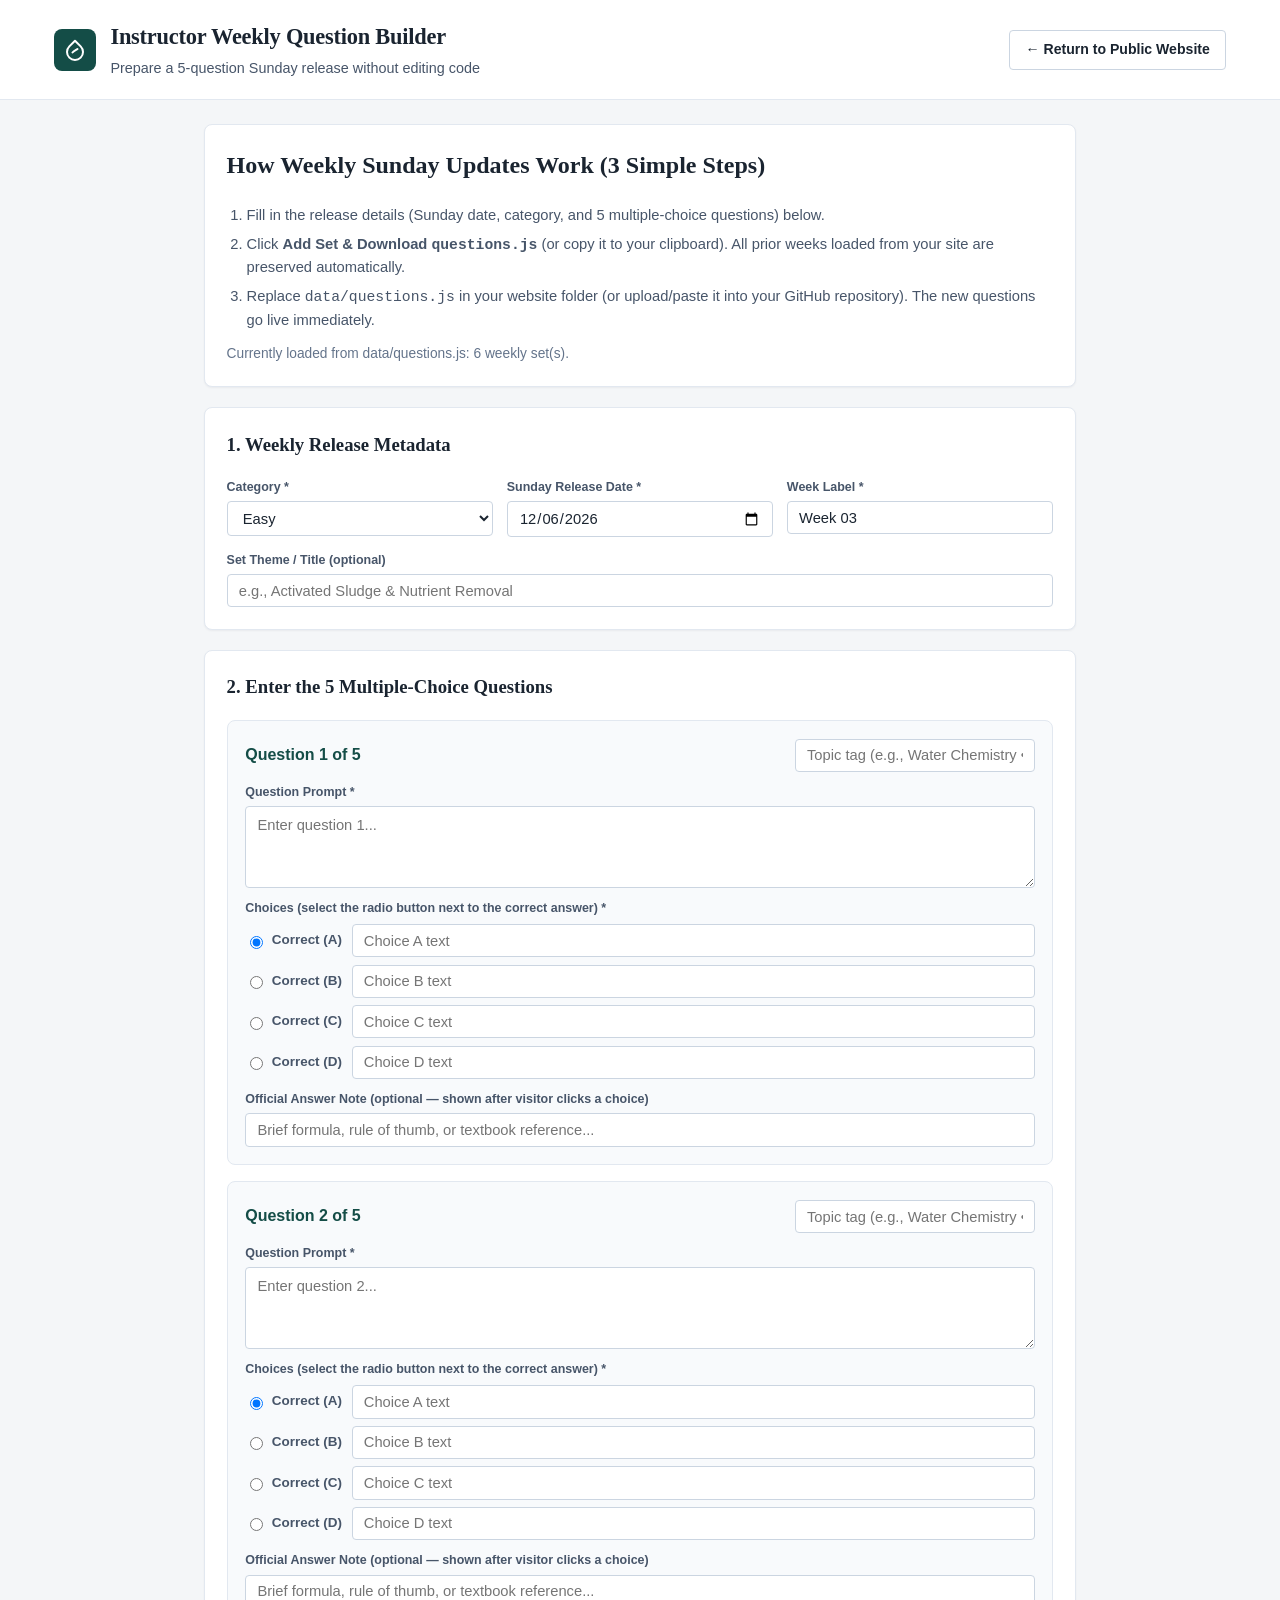
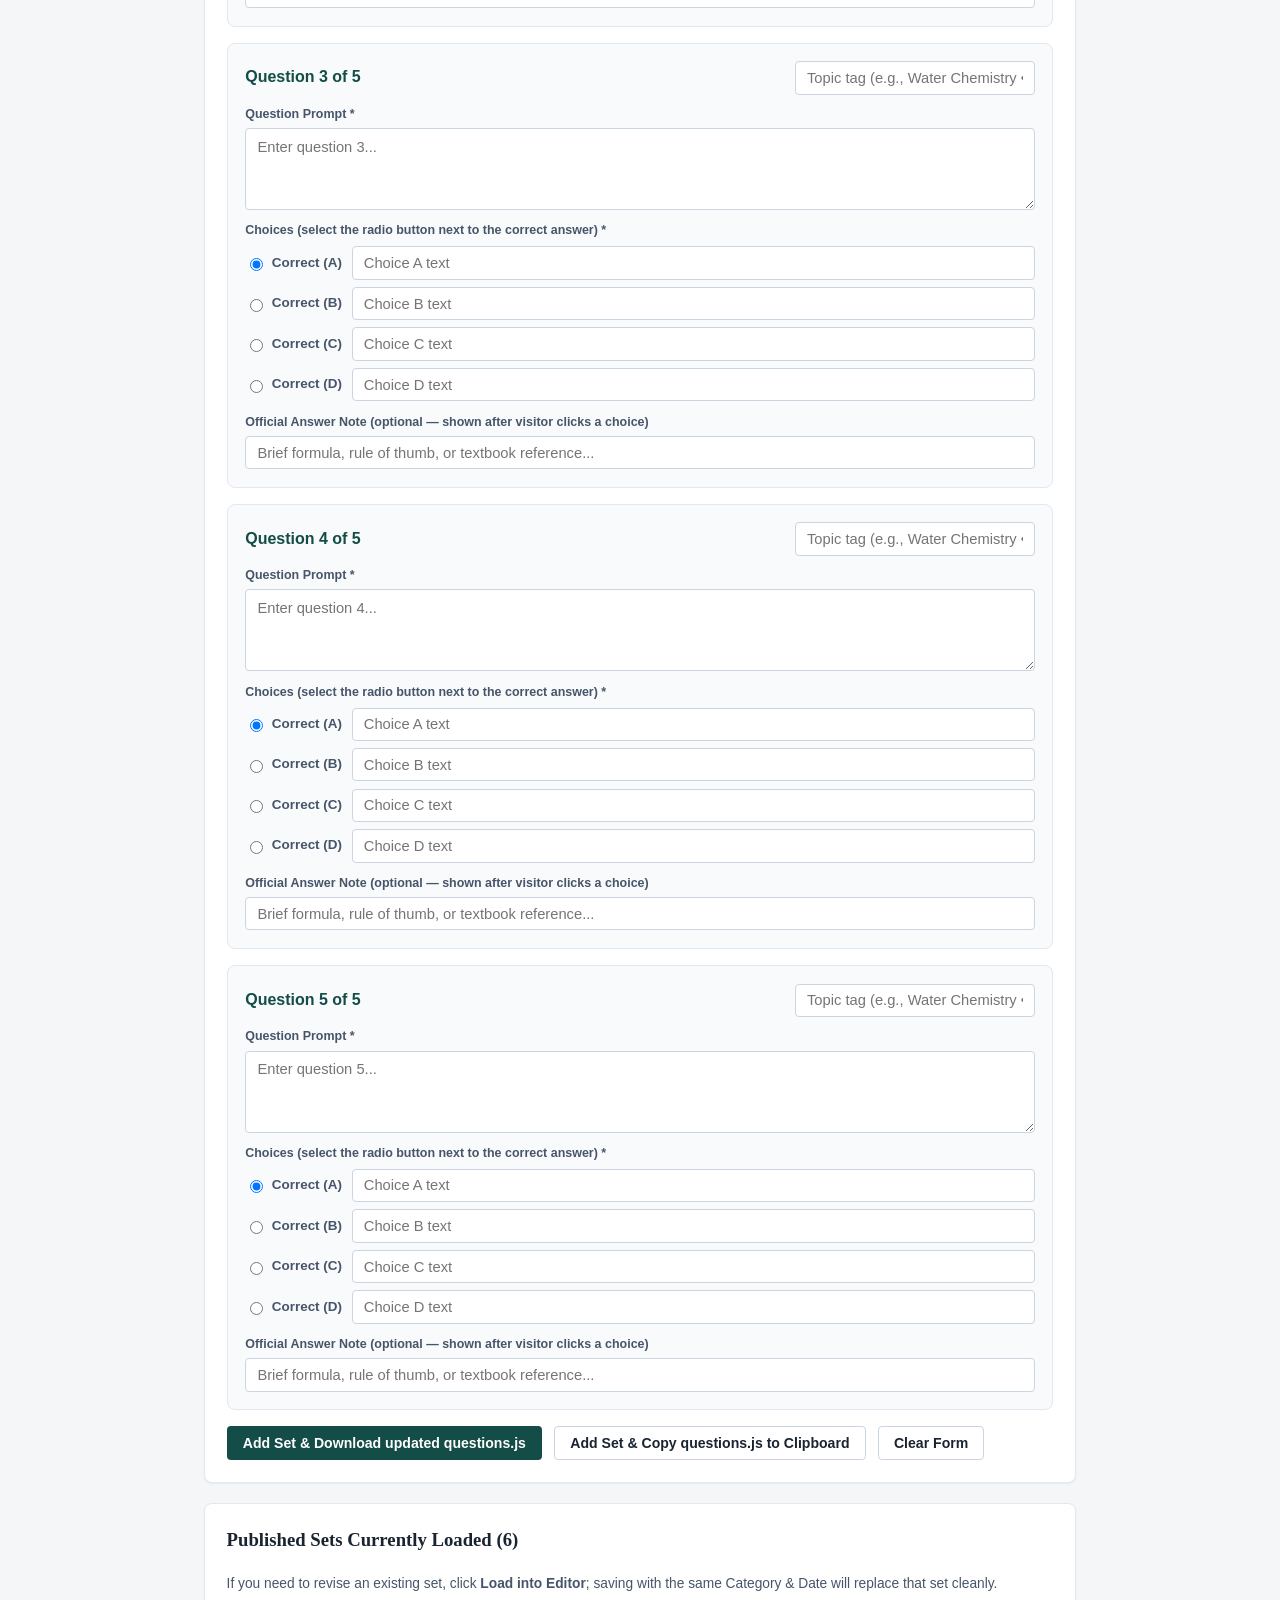
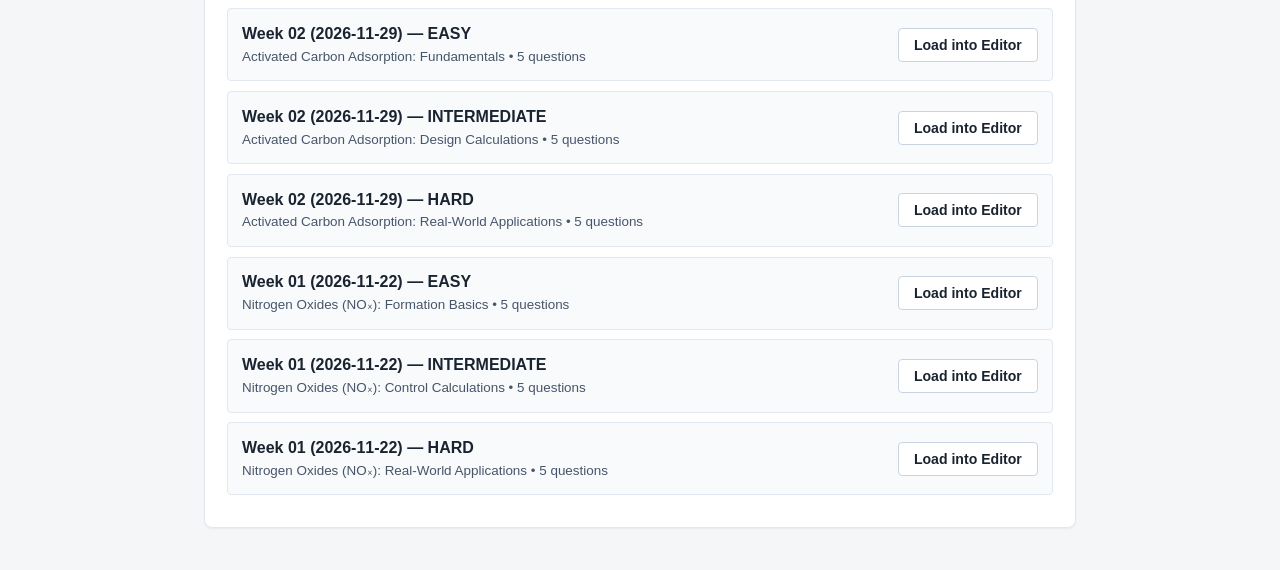
<file: author.html>
<!DOCTYPE html>
<html lang="en">
<head>
  <meta charset="UTF-8" />
  <meta name="viewport" content="width=device-width, initial-scale=1.0" />
  <title>Instructor Upload Tool — Environmental Engineering Weekly Review</title>
  <link rel="stylesheet" href="author.css" />
</head>
<body>
  <header class="site-header">
    <div class="header-inner">
      <div class="brand-group">
        <div class="brand-mark" aria-hidden="true">
          <svg width="24" height="24" viewBox="0 0 24 24" fill="none" stroke="currentColor" stroke-width="2" stroke-linecap="round" stroke-linejoin="round">
            <path d="M12 2.69l5.66 5.66a8 8 0 1 1-11.31 0z"></path>
            <path d="M9.5 14.5c1.5-2 3.5-2.5 5-3.5"></path>
          </svg>
        </div>
        <div>
          <h1 class="site-title">Instructor Weekly Question Builder</h1>
          <p class="site-subtitle">Prepare a 5-question Sunday release without editing code</p>
        </div>
      </div>
      <div>
        <a href="index.html" class="btn btn-secondary">&larr; Return to Public Website</a>
      </div>
    </div>
  </header>

  <main class="author-container">
    <section class="card-box">
      <h2>How Weekly Sunday Updates Work (3 Simple Steps)</h2>
      <ol class="steps-list">
        <li>Fill in the release details (Sunday date, category, and 5 multiple-choice questions) below.</li>
        <li>Click <strong>Add Set &amp; Download <code>questions.js</code></strong> (or copy it to your clipboard). All prior weeks loaded from your site are preserved automatically.</li>
        <li>Replace <code>data/questions.js</code> in your website folder (or upload/paste it into your GitHub repository). The new questions go live immediately.</li>
      </ol>
      <p style="margin: 0.75rem 0 0; font-size: 0.86rem; color: var(--text-muted);" id="loaded-sets-summary"></p>
    </section>

    <form id="author-form">
      <section class="card-box">
        <h3>1. Weekly Release Metadata</h3>
        <div class="author-grid-3">
          <div class="form-field">
            <label for="meta-category">Category *</label>
            <select id="meta-category" class="form-select" required>
              <option value="easy">Easy</option>
              <option value="intermediate">Intermediate</option>
              <option value="hard">Hard / Thought-Provoking</option>
            </select>
          </div>
          <div class="form-field">
            <label for="meta-week-date">Sunday Release Date *</label>
            <input type="date" id="meta-week-date" class="form-input" required />
          </div>
          <div class="form-field">
            <label for="meta-week-label">Week Label *</label>
            <input type="text" id="meta-week-label" class="form-input" placeholder="e.g., Week 2" required />
          </div>
        </div>
        <div class="form-field" style="margin-top: 0.85rem;">
          <label for="meta-title">Set Theme / Title (optional)</label>
          <input type="text" id="meta-title" class="form-input" placeholder="e.g., Activated Sludge &amp; Nutrient Removal" />
        </div>
      </section>

      <section class="card-box">
        <h3>2. Enter the 5 Multiple-Choice Questions</h3>
        <div id="author-questions-list">
          <!-- 5 question editor blocks generated by author.js -->
        </div>

        <div style="display: flex; flex-wrap: wrap; gap: 0.75rem; margin-top: 1rem;">
          <button type="submit" class="btn btn-primary">
            Add Set &amp; Download updated questions.js
          </button>
          <button type="button" class="btn btn-secondary" id="copy-js-btn">
            Add Set &amp; Copy questions.js to Clipboard
          </button>
          <button type="button" class="btn btn-secondary" id="clear-form-btn">
            Clear Form
          </button>
        </div>

        <div id="author-feedback"></div>
      </section>
    </form>

    <section class="card-box">
      <h3>Published Sets Currently Loaded (<span id="published-count">0</span>)</h3>
      <p style="font-size: 0.86rem; color: var(--text-secondary); margin-top: 0;">
        If you need to revise an existing set, click <strong>Load into Editor</strong>; saving with the same Category &amp; Date will replace that set cleanly.
      </p>
      <div id="published-sets-list"></div>
    </section>
  </main>

  <script src="config.js?v=7"></script>
  <script src="data/questions.js?v=7"></script>
  <script src="author.js?v=7"></script>
</body>
</html>
</file>
<file: author.css>
:root {
  --bg-page: #f4f6f8;
  --bg-surface: #ffffff;
  --bg-subtle: #f8fafc;
  --bg-accent-soft: #ecf5f3;

  --text-primary: #1a2430;
  --text-secondary: #475569;
  --text-muted: #64748b;

  --brand-primary: #144d47;
  --brand-primary-hover: #0f3b36;
  --brand-border: #b7d3ce;

  --border-light: #e2e8f0;
  --border-medium: #cbd5e1;

  --correct-bg: #ecfdf5;
  --correct-border: #059669;
  --correct-text: #065f46;

  --incorrect-bg: #fef2f2;
  --incorrect-border: #dc2626;
  --incorrect-text: #991b1b;

  --warn-bg: #fffbeb;
  --warn-border: #d97706;
  --warn-text: #92400e;

  --radius-sm: 4px;
  --radius-md: 8px;
  --shadow-sm: 0 1px 2px rgba(15, 23, 42, 0.05);
  --shadow-md: 0 2px 8px rgba(15, 23, 42, 0.06);
}

*,
*::before,
*::after {
  box-sizing: border-box;
}

html {
  font-size: 16px;
  -webkit-font-smoothing: antialiased;
}

body {
  margin: 0;
  font-family: -apple-system, BlinkMacSystemFont, "Segoe UI", Roboto, "Helvetica Neue", Arial, sans-serif;
  color: var(--text-primary);
  background-color: var(--bg-page);
  line-height: 1.55;
}

a {
  color: var(--brand-primary);
  text-decoration: none;
}

a:hover {
  text-decoration: underline;
}

/* Header */
.site-header {
  background-color: var(--bg-surface);
  border-bottom: 1px solid var(--border-light);
}

.header-inner {
  max-width: 1220px;
  margin: 0 auto;
  padding: 1.25rem 1.5rem;
  display: flex;
  flex-wrap: wrap;
  align-items: center;
  justify-content: space-between;
  gap: 1rem;
}

.brand-group {
  display: flex;
  align-items: center;
  gap: 0.9rem;
}

.brand-mark {
  width: 42px;
  height: 42px;
  border-radius: var(--radius-md);
  background-color: var(--brand-primary);
  color: #ffffff;
  display: flex;
  align-items: center;
  justify-content: center;
  flex-shrink: 0;
}

.site-title {
  margin: 0;
  font-family: Georgia, "Times New Roman", serif;
  font-size: 1.4rem;
  font-weight: 700;
  color: var(--text-primary);
  letter-spacing: -0.01em;
}

.site-subtitle {
  margin: 0.15rem 0 0;
  font-size: 0.9rem;
  color: var(--text-secondary);
}

.schedule-pill {
  display: inline-flex;
  align-items: center;
  gap: 0.45rem;
  padding: 0.4rem 0.85rem;
  background-color: var(--bg-accent-soft);
  border: 1px solid var(--brand-border);
  border-radius: 999px;
  font-size: 0.82rem;
  font-weight: 600;
  color: var(--brand-primary);
}

/* Category Navigation Bar */
.category-bar {
  background-color: var(--bg-surface);
  border-bottom: 1px solid var(--border-light);
}

.category-bar-inner {
  max-width: 1220px;
  margin: 0 auto;
  padding: 0 1.5rem;
  display: flex;
  flex-wrap: wrap;
  align-items: center;
  justify-content: space-between;
  gap: 0.75rem;
}

.category-tabs {
  display: flex;
  gap: 0.25rem;
  overflow-x: auto;
}

.category-tab {
  appearance: none;
  background: none;
  border: none;
  border-bottom: 3px solid transparent;
  padding: 0.85rem 1.15rem;
  font-family: inherit;
  font-size: 0.95rem;
  font-weight: 600;
  color: var(--text-secondary);
  cursor: pointer;
  white-space: nowrap;
  transition: color 0.15s ease, border-color 0.15s ease;
}

.category-tab:hover {
  color: var(--brand-primary);
}

.category-tab.active {
  color: var(--brand-primary);
  border-bottom-color: var(--brand-primary);
}

.week-selector-wrap {
  display: flex;
  align-items: center;
  gap: 0.5rem;
  padding: 0.5rem 0;
}

.week-selector-wrap label {
  font-size: 0.85rem;
  font-weight: 600;
  color: var(--text-secondary);
}

.form-select,
.form-input,
.form-textarea {
  font-family: inherit;
  font-size: 0.92rem;
  color: var(--text-primary);
  background-color: var(--bg-surface);
  border: 1px solid var(--border-medium);
  border-radius: var(--radius-sm);
  padding: 0.48rem 0.7rem;
  transition: border-color 0.15s ease, box-shadow 0.15s ease;
}

.form-select:focus,
.form-input:focus,
.form-textarea:focus {
  outline: none;
  border-color: var(--brand-primary);
  box-shadow: 0 0 0 2px rgba(20, 77, 71, 0.12);
}

/* Main Layout */
.page-container {
  max-width: 1220px;
  margin: 0 auto;
  padding: 1.5rem;
}

.category-intro {
  background-color: var(--bg-surface);
  border: 1px solid var(--border-light);
  border-left: 4px solid var(--brand-primary);
  border-radius: var(--radius-sm);
  padding: 0.9rem 1.15rem;
  margin-bottom: 1.25rem;
  display: flex;
  flex-wrap: wrap;
  align-items: center;
  justify-content: space-between;
  gap: 0.75rem;
  box-shadow: var(--shadow-sm);
}

.category-intro-title {
  margin: 0;
  font-size: 1.05rem;
  font-weight: 700;
  color: var(--text-primary);
}

.category-intro-desc {
  margin: 0.2rem 0 0;
  font-size: 0.88rem;
  color: var(--text-secondary);
}

.workspace-grid {
  display: grid;
  grid-template-columns: minmax(0, 1.45fr) minmax(320px, 1fr);
  gap: 1.5rem;
  align-items: start;
}

/* Quiz Panel */
.quiz-status-bar {
  background-color: var(--bg-surface);
  border: 1px solid var(--border-light);
  border-radius: var(--radius-md);
  padding: 0.85rem 1.15rem;
  margin-bottom: 1rem;
  display: flex;
  flex-wrap: wrap;
  align-items: center;
  justify-content: space-between;
  gap: 0.75rem;
  box-shadow: var(--shadow-sm);
}

.quiz-metrics {
  display: flex;
  flex-wrap: wrap;
  gap: 1.25rem;
  font-size: 0.9rem;
}

.metric-item strong {
  color: var(--brand-primary);
}

.btn {
  appearance: none;
  display: inline-flex;
  align-items: center;
  justify-content: center;
  gap: 0.4rem;
  font-family: inherit;
  font-size: 0.88rem;
  font-weight: 600;
  padding: 0.5rem 0.95rem;
  border-radius: var(--radius-sm);
  border: 1px solid transparent;
  cursor: pointer;
  transition: background-color 0.15s ease, border-color 0.15s ease, color 0.15s ease;
}

.btn:disabled {
  opacity: 0.55;
  cursor: not-allowed;
}

.btn-primary {
  background-color: var(--brand-primary);
  color: #ffffff;
}

.btn-primary:hover:not(:disabled) {
  background-color: var(--brand-primary-hover);
}

.btn-secondary {
  background-color: var(--bg-surface);
  border-color: var(--border-medium);
  color: var(--text-primary);
}

.btn-secondary:hover:not(:disabled) {
  background-color: var(--bg-subtle);
  border-color: var(--text-muted);
}

.btn-link-subtle {
  background: none;
  border: none;
  padding: 0.2rem 0.4rem;
  color: var(--brand-primary);
  font-size: 0.84rem;
  font-weight: 600;
  cursor: pointer;
}

.btn-link-subtle:hover {
  text-decoration: underline;
}

/* Question Card */
.question-card {
  background-color: var(--bg-surface);
  border: 1px solid var(--border-light);
  border-radius: var(--radius-md);
  padding: 1.35rem;
  margin-bottom: 1rem;
  box-shadow: var(--shadow-sm);
}

.question-card.forum-focused {
  border-color: var(--brand-primary);
  box-shadow: 0 0 0 2px rgba(20, 77, 71, 0.1);
}

.question-header {
  display: flex;
  flex-wrap: wrap;
  align-items: center;
  justify-content: space-between;
  gap: 0.5rem;
  margin-bottom: 0.75rem;
}

.question-meta {
  display: flex;
  flex-wrap: wrap;
  align-items: center;
  gap: 0.5rem;
}

.question-number {
  font-size: 0.82rem;
  font-weight: 700;
  text-transform: uppercase;
  letter-spacing: 0.04em;
  color: var(--brand-primary);
  background-color: var(--bg-accent-soft);
  padding: 0.22rem 0.6rem;
  border-radius: var(--radius-sm);
}

.question-topic {
  font-size: 0.84rem;
  color: var(--text-muted);
  font-weight: 500;
}

.question-prompt {
  margin: 0 0 1rem;
  font-size: 1rem;
  line-height: 1.6;
  color: var(--text-primary);
  font-weight: 500;
}

.choices-list {
  display: flex;
  flex-direction: column;
  gap: 0.55rem;
}

.choice-btn {
  appearance: none;
  width: 100%;
  text-align: left;
  background-color: var(--bg-surface);
  border: 1px solid var(--border-medium);
  border-radius: var(--radius-sm);
  padding: 0.72rem 0.9rem;
  display: flex;
  align-items: flex-start;
  gap: 0.75rem;
  font-family: inherit;
  font-size: 0.94rem;
  line-height: 1.48;
  color: var(--text-primary);
  cursor: pointer;
  transition: background-color 0.12s ease, border-color 0.12s ease;
}

.choice-btn:hover:not(:disabled) {
  background-color: var(--bg-subtle);
  border-color: var(--brand-primary);
}

.choice-btn:disabled {
  cursor: default;
}

.choice-letter {
  flex-shrink: 0;
  width: 24px;
  height: 24px;
  border-radius: 50%;
  border: 1px solid var(--border-medium);
  background-color: var(--bg-subtle);
  display: inline-flex;
  align-items: center;
  justify-content: center;
  font-size: 0.8rem;
  font-weight: 700;
  color: var(--text-secondary);
  margin-top: 0.05rem;
}

.choice-text {
  flex: 1;
}

.choice-badge {
  font-size: 0.76rem;
  font-weight: 700;
  padding: 0.15rem 0.45rem;
  border-radius: var(--radius-sm);
  white-space: nowrap;
  align-self: center;
}

/* Answered States */
.choice-btn.is-correct {
  background-color: var(--correct-bg);
  border-color: var(--correct-border);
  color: var(--correct-text);
}

.choice-btn.is-correct .choice-letter {
  background-color: var(--correct-border);
  border-color: var(--correct-border);
  color: #ffffff;
}

.choice-btn.is-correct .choice-badge {
  background-color: #d1fae5;
  color: var(--correct-text);
}

.choice-btn.is-incorrect {
  background-color: var(--incorrect-bg);
  border-color: var(--incorrect-border);
  color: var(--incorrect-text);
}

.choice-btn.is-incorrect .choice-letter {
  background-color: var(--incorrect-border);
  border-color: var(--incorrect-border);
  color: #ffffff;
}

.choice-btn.is-incorrect .choice-badge {
  background-color: #fee2e2;
  color: var(--incorrect-text);
}

.choice-btn.is-dimmed {
  opacity: 0.72;
}

/* Answer Reveal Box */
.answer-feedback {
  margin-top: 0.9rem;
  padding: 0.85rem 1rem;
  border-radius: var(--radius-sm);
  background-color: var(--bg-subtle);
  border: 1px solid var(--border-light);
  border-left: 3px solid var(--brand-primary);
  font-size: 0.9rem;
}

.answer-feedback.correct-feedback {
  border-left-color: var(--correct-border);
}

.answer-feedback.incorrect-feedback {
  border-left-color: var(--incorrect-border);
}

.answer-feedback-header {
  display: flex;
  flex-wrap: wrap;
  justify-content: space-between;
  align-items: center;
  gap: 0.5rem;
  font-weight: 700;
  margin-bottom: 0.35rem;
}

.answer-note {
  margin: 0.25rem 0 0.45rem;
  color: var(--text-secondary);
}

.quiz-summary-card {
  background-color: var(--bg-surface);
  border: 1px solid var(--brand-border);
  border-radius: var(--radius-md);
  padding: 1.25rem;
  margin-top: 1rem;
  box-shadow: var(--shadow-sm);
}

.quiz-summary-card h3 {
  margin: 0 0 0.35rem;
  font-family: Georgia, "Times New Roman", serif;
  font-size: 1.15rem;
}

.quiz-summary-card p {
  margin: 0;
  color: var(--text-secondary);
  font-size: 0.93rem;
}

/* Side Forum Panel */
.forum-panel {
  background-color: var(--bg-surface);
  border: 1px solid var(--border-light);
  border-radius: var(--radius-md);
  box-shadow: var(--shadow-md);
  position: sticky;
  top: 1rem;
  overflow: hidden;
}

.forum-header {
  padding: 1rem 1.2rem;
  border-bottom: 1px solid var(--border-light);
  background-color: var(--bg-subtle);
}

.forum-title-row {
  display: flex;
  align-items: center;
  justify-content: space-between;
  gap: 0.5rem;
}

.forum-title {
  margin: 0;
  font-family: Georgia, "Times New Roman", serif;
  font-size: 1.1rem;
  color: var(--text-primary);
}

.forum-mode-badge {
  font-size: 0.74rem;
  font-weight: 600;
  padding: 0.18rem 0.55rem;
  border-radius: 999px;
  border: 1px solid var(--border-medium);
  background-color: var(--bg-surface);
  color: var(--text-secondary);
}

.forum-mode-badge.live {
  background-color: var(--correct-bg);
  border-color: var(--correct-border);
  color: var(--correct-text);
}

.forum-subtitle {
  margin: 0.25rem 0 0;
  font-size: 0.83rem;
  color: var(--text-secondary);
}

.forum-filter-bar {
  display: flex;
  flex-wrap: wrap;
  gap: 0.35rem;
  padding: 0.75rem 1.2rem;
  border-bottom: 1px solid var(--border-light);
  background-color: var(--bg-surface);
}

.filter-chip {
  appearance: none;
  background-color: var(--bg-subtle);
  border: 1px solid var(--border-light);
  border-radius: 999px;
  padding: 0.28rem 0.65rem;
  font-family: inherit;
  font-size: 0.8rem;
  font-weight: 600;
  color: var(--text-secondary);
  cursor: pointer;
}

.filter-chip:hover {
  border-color: var(--brand-primary);
  color: var(--brand-primary);
}

.filter-chip.active {
  background-color: var(--brand-primary);
  border-color: var(--brand-primary);
  color: #ffffff;
}

.forum-body {
  padding: 1rem 1.2rem;
}

.forum-notice {
  background-color: var(--warn-bg);
  border: 1px solid #fde68a;
  color: var(--warn-text);
  font-size: 0.8rem;
  padding: 0.55rem 0.75rem;
  border-radius: var(--radius-sm);
  margin-bottom: 0.9rem;
}

.forum-form {
  display: flex;
  flex-direction: column;
  gap: 0.65rem;
  padding-bottom: 1rem;
  margin-bottom: 1rem;
  border-bottom: 1px solid var(--border-light);
}

.forum-form-row {
  display: grid;
  grid-template-columns: 1fr 1fr;
  gap: 0.55rem;
}

.form-field {
  display: flex;
  flex-direction: column;
  gap: 0.25rem;
}

.form-field label {
  font-size: 0.78rem;
  font-weight: 600;
  color: var(--text-secondary);
}

.form-textarea {
  resize: vertical;
  min-height: 82px;
  line-height: 1.45;
}

.forum-form-actions {
  display: flex;
  align-items: center;
  justify-content: space-between;
  gap: 0.5rem;
}

.form-status-msg {
  font-size: 0.8rem;
  color: var(--text-secondary);
}

.forum-posts-list {
  display: flex;
  flex-direction: column;
  gap: 0.75rem;
  max-height: 520px;
  overflow-y: auto;
  padding-right: 0.2rem;
}

.forum-post {
  border: 1px solid var(--border-light);
  border-radius: var(--radius-sm);
  padding: 0.8rem 0.9rem;
  background-color: var(--bg-subtle);
}

.forum-post-header {
  display: flex;
  flex-wrap: wrap;
  align-items: center;
  justify-content: space-between;
  gap: 0.35rem;
  margin-bottom: 0.4rem;
}

.forum-post-author {
  font-weight: 700;
  font-size: 0.88rem;
  color: var(--text-primary);
}

.forum-post-role {
  font-size: 0.75rem;
  color: var(--text-muted);
  margin-left: 0.35rem;
  font-weight: 500;
}

.forum-post-qbadge {
  font-size: 0.74rem;
  font-weight: 700;
  color: var(--brand-primary);
  background-color: var(--bg-accent-soft);
  padding: 0.12rem 0.45rem;
  border-radius: var(--radius-sm);
}

.forum-post-text {
  margin: 0 0 0.55rem;
  font-size: 0.89rem;
  color: var(--text-primary);
  white-space: pre-wrap;
  word-break: break-word;
  line-height: 1.5;
}

.forum-post-footer {
  display: flex;
  align-items: center;
  justify-content: space-between;
  font-size: 0.76rem;
  color: var(--text-muted);
}

.helpful-btn {
  appearance: none;
  background-color: var(--bg-surface);
  border: 1px solid var(--border-medium);
  border-radius: var(--radius-sm);
  padding: 0.2rem 0.55rem;
  font-family: inherit;
  font-size: 0.76rem;
  font-weight: 600;
  color: var(--text-secondary);
  cursor: pointer;
}

.helpful-btn:hover:not(:disabled) {
  border-color: var(--brand-primary);
  color: var(--brand-primary);
}

.helpful-btn.voted {
  background-color: var(--bg-accent-soft);
  border-color: var(--brand-primary);
  color: var(--brand-primary);
}

.empty-state {
  text-align: center;
  padding: 1.5rem 1rem;
  color: var(--text-muted);
  font-size: 0.9rem;
  border: 1px dashed var(--border-medium);
  border-radius: var(--radius-sm);
}

/* Footer */
.site-footer {
  max-width: 1220px;
  margin: 1rem auto 2rem;
  padding: 1rem 1.5rem 0;
  border-top: 1px solid var(--border-light);
  display: flex;
  flex-wrap: wrap;
  align-items: center;
  justify-content: space-between;
  gap: 0.75rem;
  font-size: 0.84rem;
  color: var(--text-muted);
}

.footer-links {
  display: flex;
  gap: 1rem;
  align-items: center;
}

/* Author / Upload Tool Specific Styles */
.author-container {
  max-width: 920px;
  margin: 0 auto;
  padding: 1.5rem;
}

.card-box {
  background-color: var(--bg-surface);
  border: 1px solid var(--border-light);
  border-radius: var(--radius-md);
  padding: 1.35rem;
  margin-bottom: 1.25rem;
  box-shadow: var(--shadow-sm);
}

.card-box h2,
.card-box h3 {
  margin-top: 0;
  font-family: Georgia, "Times New Roman", serif;
}

.author-grid-3 {
  display: grid;
  grid-template-columns: repeat(3, 1fr);
  gap: 0.85rem;
}

.author-q-block {
  border: 1px solid var(--border-light);
  border-radius: var(--radius-md);
  padding: 1.1rem;
  margin-bottom: 1rem;
  background-color: var(--bg-subtle);
}

.author-choice-row {
  display: grid;
  grid-template-columns: auto 1fr;
  align-items: center;
  gap: 0.6rem;
  margin-bottom: 0.45rem;
}

.radio-label {
  display: inline-flex;
  align-items: center;
  gap: 0.35rem;
  font-size: 0.84rem;
  font-weight: 600;
  color: var(--text-secondary);
  cursor: pointer;
  min-width: 90px;
}

.steps-list {
  margin: 0.5rem 0 0;
  padding-left: 1.25rem;
  color: var(--text-secondary);
  font-size: 0.92rem;
}

.steps-list li {
  margin-bottom: 0.35rem;
}

.alert-box {
  padding: 0.75rem 1rem;
  border-radius: var(--radius-sm);
  font-size: 0.88rem;
  margin-top: 0.75rem;
}

.alert-success {
  background-color: var(--correct-bg);
  border: 1px solid var(--correct-border);
  color: var(--correct-text);
}

.alert-error {
  background-color: var(--incorrect-bg);
  border: 1px solid var(--incorrect-border);
  color: var(--incorrect-text);
}

/* Responsive */
@media (max-width: 960px) {
  .workspace-grid {
    grid-template-columns: 1fr;
  }

  .forum-panel {
    position: static;
  }
}

@media (max-width: 640px) {
  .header-inner,
  .category-bar-inner,
  .page-container,
  .author-container {
    padding-left: 1rem;
    padding-right: 1rem;
  }

  .forum-form-row,
  .author-grid-3 {
    grid-template-columns: 1fr;
  }
}
</file>
